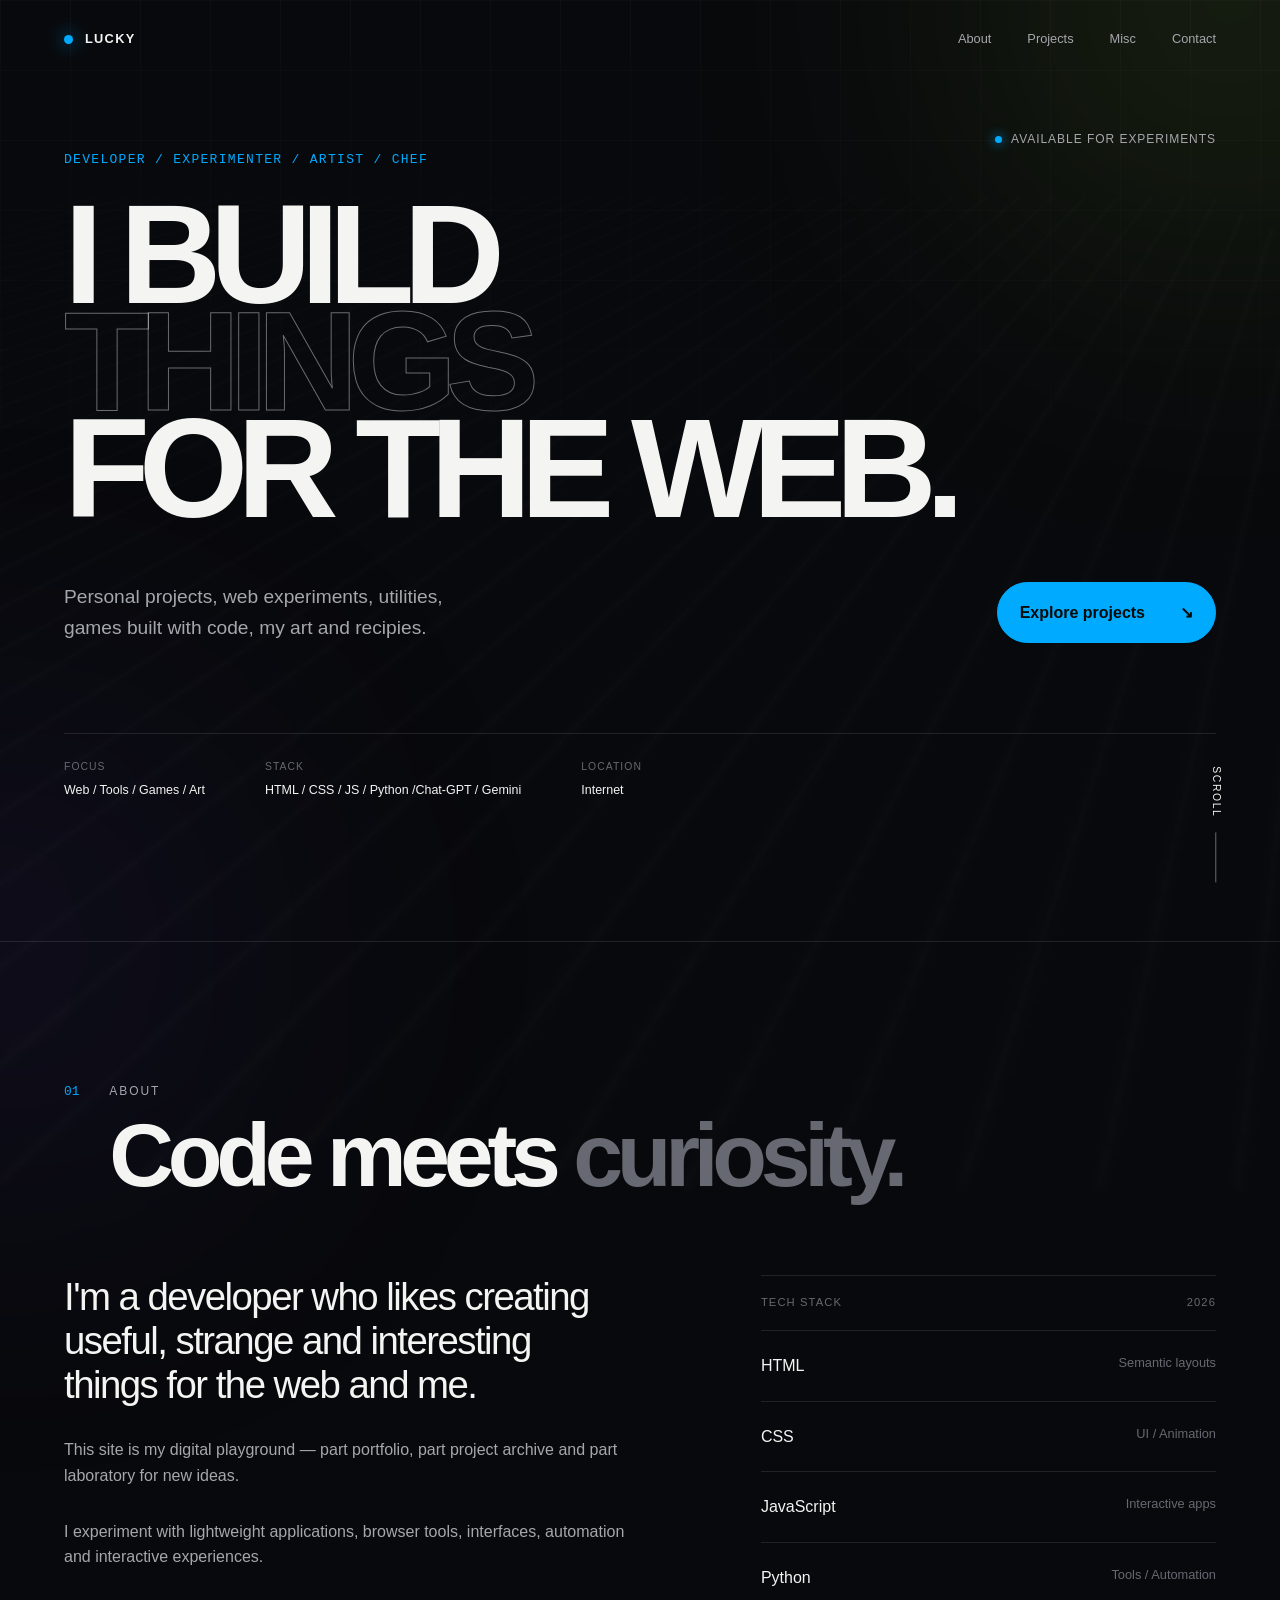
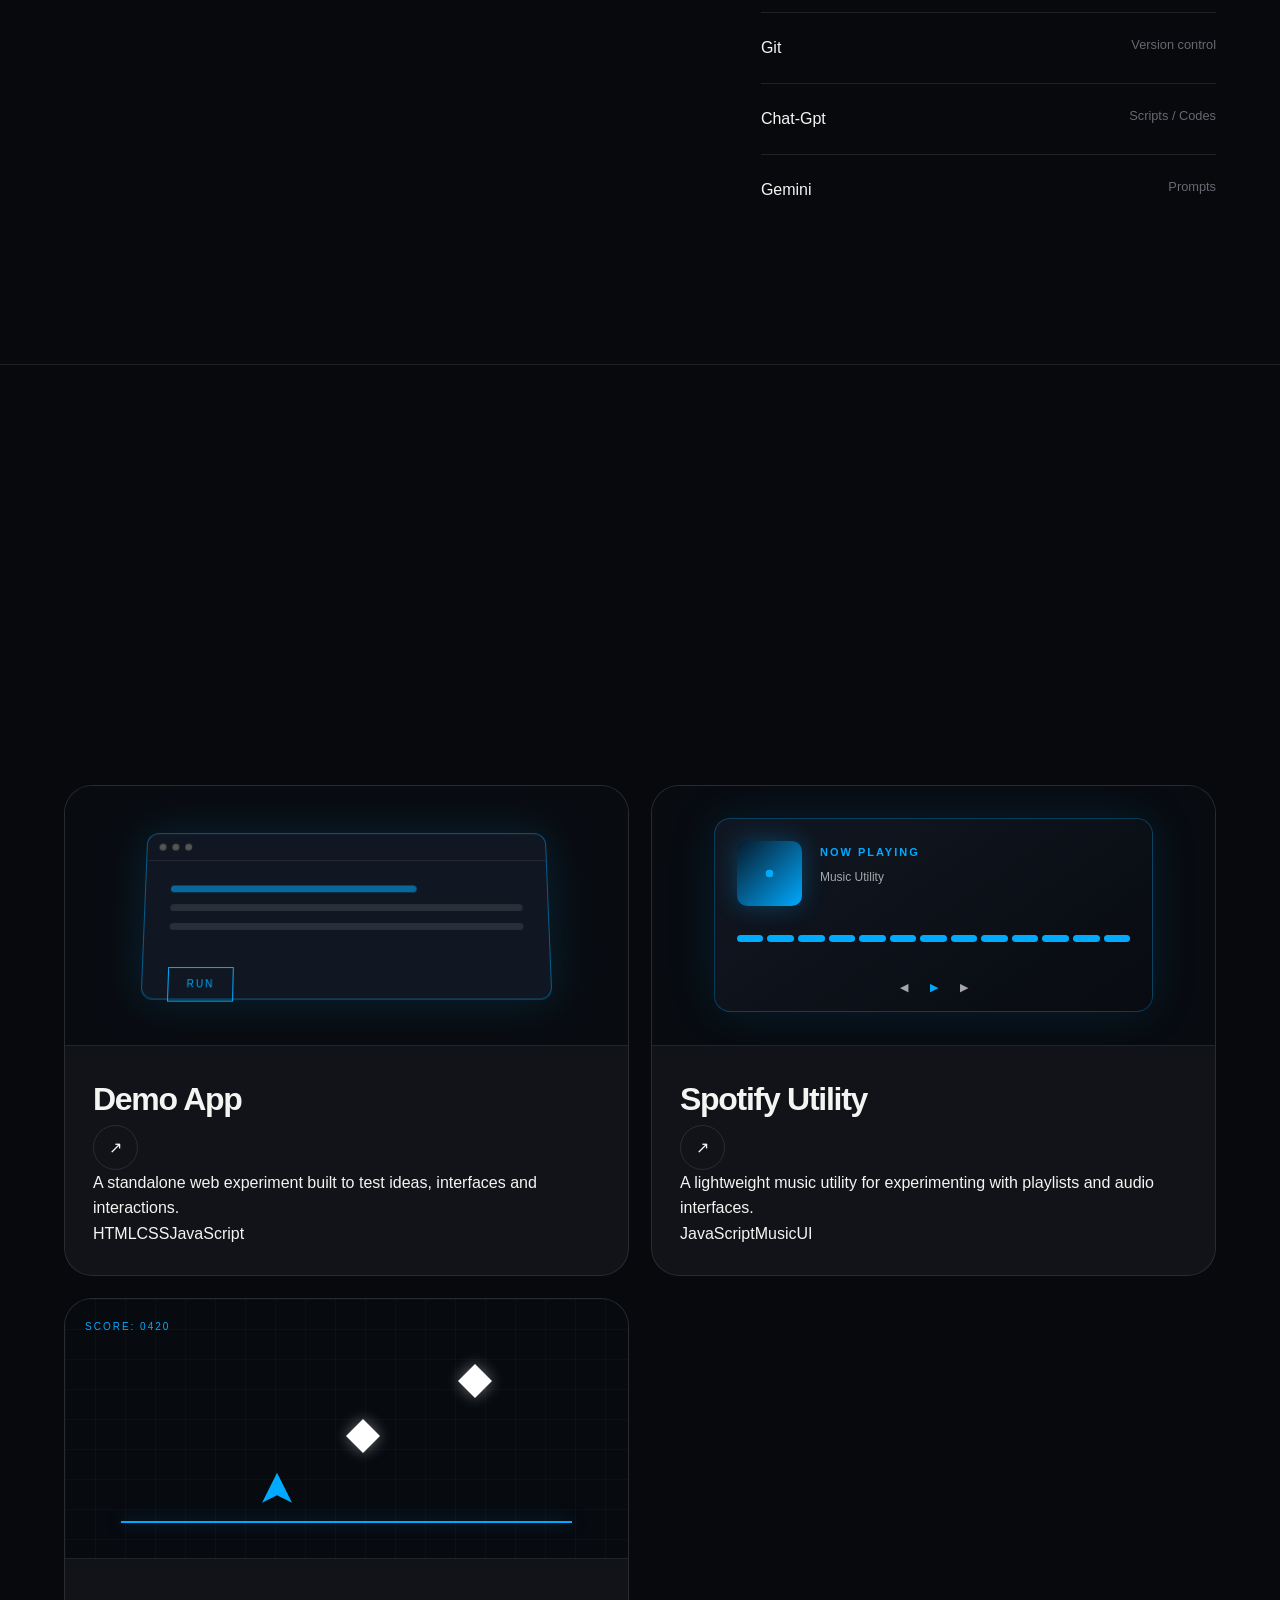
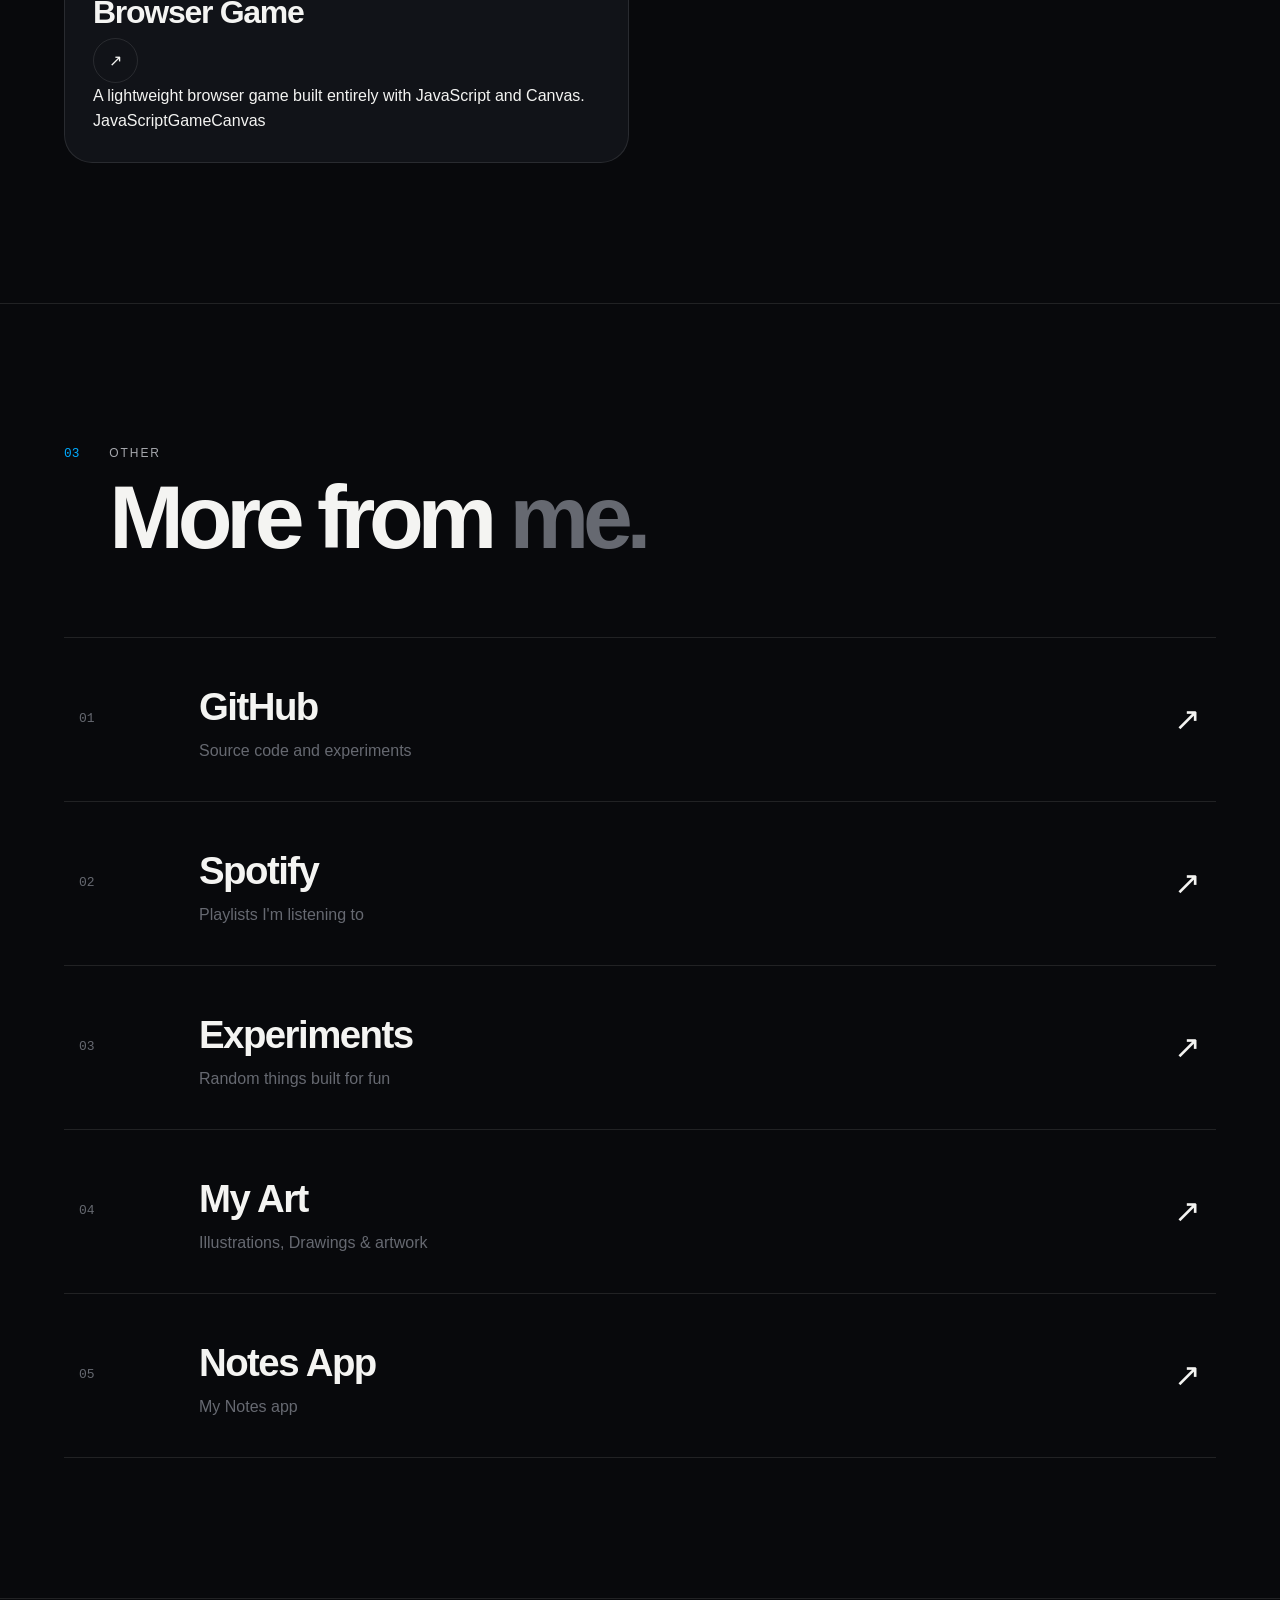
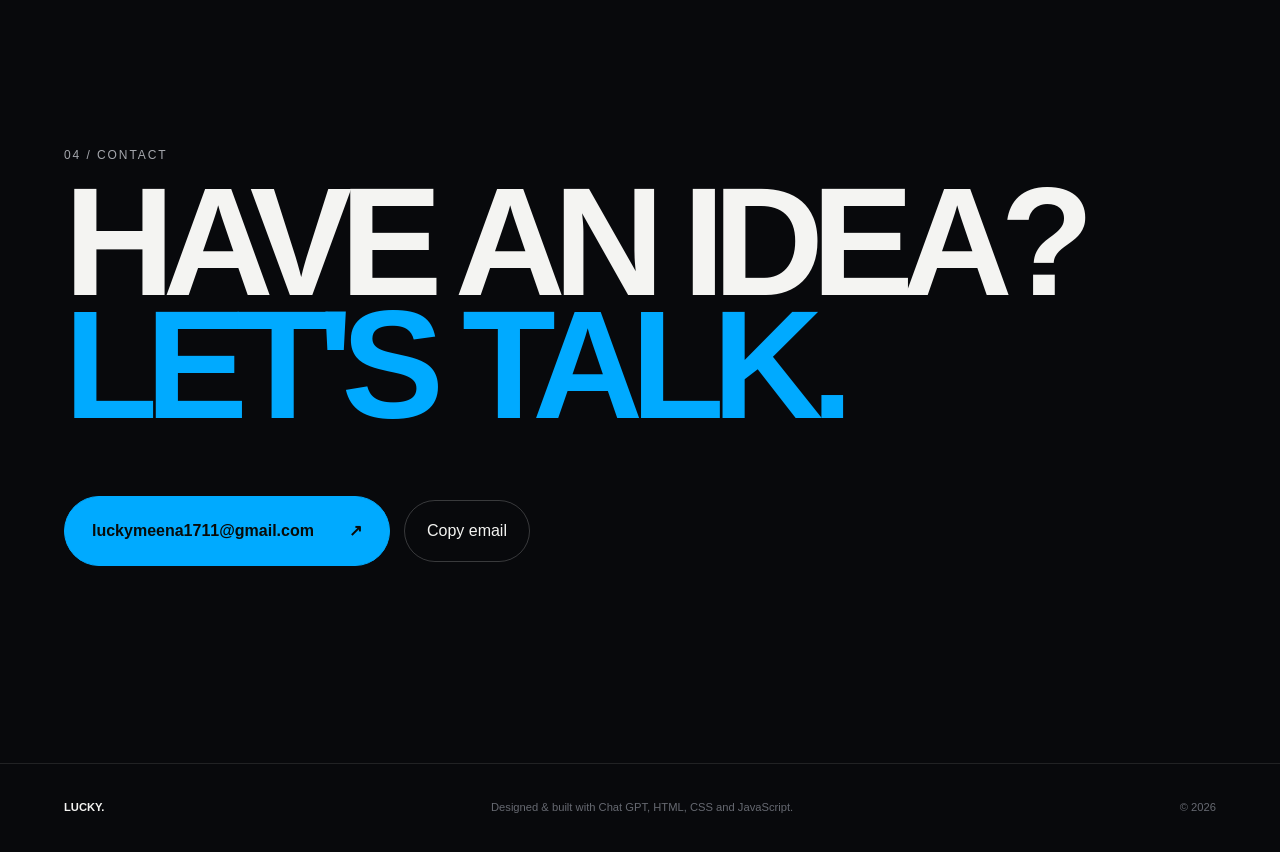
<file: index.html>
<!DOCTYPE html>
<html lang="en">
<head>
    <meta charset="UTF-8">

    <meta
        name="viewport"
        content="width=device-width, initial-scale=1.0"
    >

    <meta
        name="description"
        content="Personal developer portfolio featuring web tools, experiments, utilities and browser games."
    >

    <meta name="theme-color" content="#08090c">

    <title>Lucky — Developer & Creator & Artist & Chef</title>

    <link rel="stylesheet" href="./styles.css">
</head>

<body>

    <!-- Ambient background -->
    <div class="background-grid" aria-hidden="true"></div>
    <div class="background-glow glow-one" aria-hidden="true"></div>
    <div class="background-glow glow-two" aria-hidden="true"></div>

    <!-- ==================== HEADER ==================== -->

    <header class="site-header">
        <a href="#home" class="logo">
            <span class="logo-mark"></span>
            LUCKY
        </a>

        <button
            class="menu-button"
            id="menuButton"
            aria-label="Open navigation"
            aria-expanded="false"
        >
            <span></span>
            <span></span>
        </button>

        <nav class="nav" id="navigation">
            <a href="#about">About</a>
            <a href="#projects">Projects</a>
            <a href="#misc">Misc</a>
            <a href="#contact">Contact</a>
        </nav>
    </header>


    <main>

        <!-- ==================== HERO ==================== -->

        <section class="hero section" id="home">

            <div class="hero-status reveal">
                <span class="status-dot"></span>
                Available for experiments
            </div>

            <div class="hero-content">

                <p class="eyebrow reveal">
                    Developer / Experimenter / Artist / Chef
                </p>

                <h1 class="hero-title reveal">
                    I BUILD 
                    <span>THINGS</span>
                    FOR THE WEB.
                </h1>

                <div class="hero-bottom reveal">

                    <p class="hero-description">
                        Personal projects, web experiments,
                        utilities, games built with code,
                        my art and recipies.
                    </p>

                    <a href="#projects" class="primary-button">
                        Explore projects

                        <span aria-hidden="true">↘</span>
                    </a>

                </div>

            </div>

            <div class="hero-meta reveal">

                <div>
                    <span class="meta-label">Focus</span>
                    <span>Web / Tools / Games / Art</span>
                </div>

                <div>
                    <span class="meta-label">Stack</span>
                    <span>HTML / CSS / JS / Python /Chat-GPT / Gemini </span>
                </div>

                <div>
                    <span class="meta-label">Location</span>
                    <span>Internet</span>
                </div>

            </div>

            <a href="#about" class="scroll-indicator">
                <span>SCROLL</span>
                <div class="scroll-line"></div>
            </a>

        </section>


        <!-- ==================== ABOUT ==================== -->

        <section class="about section" id="about">

            <div class="section-heading reveal">
                <span class="section-number">01</span>

                <div>
                    <p class="section-label">About</p>
                    <h2>
                        Code meets
                        <span>curiosity.</span>
                    </h2>
                </div>
            </div>


            <div class="about-grid">

                <div class="about-copy reveal">

                    <p class="large-copy">
                        I'm a developer who likes creating useful,
                        strange and interesting things for the web and me.
                    </p>

                    <p>
                        This site is my digital playground — part
                        portfolio, part project archive and part
                        laboratory for new ideas.
                    </p>

                    <p>
                        I experiment with lightweight applications,
                        browser tools, interfaces, automation and
                        interactive experiences.
                    </p>

                </div>


                <div class="skills-panel reveal">

                    <div class="skills-header">
                        <span>TECH STACK</span>
                        <span>2026</span>
                    </div>

                    <div class="skill-list">

                        <div class="skill">
                            <span>HTML</span>
                            <span>Semantic layouts</span>
                        </div>

                        <div class="skill">
                            <span>CSS</span>
                            <span>UI / Animation</span>
                        </div>

                        <div class="skill">
                            <span>JavaScript</span>
                            <span>Interactive apps</span>
                        </div>

                        <div class="skill">
                            <span>Python</span>
                            <span>Tools / Automation</span>
                        </div>

                        <div class="skill">
                            <span>Git</span>
                            <span>Version control</span>
                        </div>
						
						<div class="skill">
                            <span>Chat-Gpt</span>
                            <span>Scripts / Codes</span>
                        
                       </div>
                       						<div class="skill">
                            <span>Gemini</span>
                            <span>Prompts</span>
                        
                       </div>
                    
                    </div>

                </div>

            </div>

        </section>


        <!-- ==================== PROJECTS ==================== -->

        <section class="projects section" id="projects">

            <div class="section-heading reveal">

                <span class="section-number">02</span>

                <div>
                    <p class="section-label">Selected work</p>

                    <h2>
                        Things I've
                        <span>built.</span>
                    </h2>
                </div>

            </div>


            <div class="project-toolbar reveal">

                <p>
                    Tools, experiments, websites and games.
                </p>

                <div class="project-count">
                    <span id="projectCount">00</span>
                    PROJECTS
                </div>

            </div>


            <!-- JavaScript inserts project cards here -->

            <div
                class="projects-grid"
                id="projectsGrid"
            ></div>

        </section>


        <!-- ==================== MISC ==================== -->

        <section class="misc section" id="misc">

            <div class="section-heading reveal">

                <span class="section-number">03</span>

                <div>
                    <p class="section-label">Other</p>

                    <h2>
                        More from
                        <span>me.</span>
                    </h2>
                </div>

            </div>


            <div class="misc-grid">

                <a
                    href="https://github.com/luckyy1711"
                    class="misc-card reveal"
                >
                    <span class="misc-number">01</span>

                    <div>
                        <h3>GitHub</h3>
                        <p>Source code and experiments</p>
                    </div>

                    <span class="arrow">↗</span>
                </a>


                <a
                    href="https://open.spotify.com/user/3124zirapguriqwaqprixbqz4eju?si=wUXWJ3SwRxWViSSCkDXdzg&utm_source=copy-link"
                    class="misc-card reveal"
                    target="_blank"
                    rel="noopener noreferrer"
                >
                    <span class="misc-number">02</span>

                    <div>
                        <h3>Spotify</h3>
                        <p>Playlists I'm listening to</p>
                    </div>

                    <span class="arrow">↗</span>
                </a>


                <a
                    href="#projects"
                    class="misc-card reveal"
                >
                    <span class="misc-number">03</span>

                    <div>
                        <h3>Experiments</h3>
                        <p>Random things built for fun</p>
                    </div>

                    <span class="arrow">↗</span>
                </a>

            <a
                    href="https://in.pinterest.com/luckyy_1711/"
                    class="misc-card reveal"
                    target="_blank"
                    rel="noopenner norefferer"
                >
                    <span class="misc-number">04</span>

                    <div>
                        <h3>My Art</h3>
                        <p>Illustrations, Drawings & artwork</p>
                    </div>

                    <span class="arrow">↗</span>
                </a>
                
                <a
                    href="https://luckyy1711.github.io/mac-notes/"
                    class="misc-card reveal"
                >
                    <span class="misc-number">05</span>

                    <div>
                        <h3>Notes App</h3>
                        <p>My Notes app</p>
                    </div>

                    <span class="arrow">↗</span>
                </a>


            </div>

        </section>


        <!-- ==================== CONTACT ==================== -->

        <section class="contact section" id="contact">

            <div class="contact-inner">

                <p class="section-label reveal">
                    04 / Contact
                </p>

                <h2 class="contact-title reveal">
                    HAVE AN IDEA?
                    <span>LET'S TALK.</span>
                </h2>

                <div class="contact-actions reveal">

                    <a
                        href="mailto:luckymeena1711@gmail.com"
                        class="primary-button large-button"
                    >
                        luckymeena1711@gmail.com
                        <span>↗</span>
                    </a>

                    <button
                        class="secondary-button"
                        id="copyEmail"
                        data-email="luckymeena1711@gmail.com"
                    >
                        Copy email
                    </button>

                </div>


                <div
                    class="copy-message"
                    id="copyMessage"
                    aria-live="polite"
                ></div>

            </div>

        </section>

    </main>


    <!-- ==================== FOOTER ==================== -->

    <footer class="footer">

        <a href="#home" class="footer-logo">
            LUCKY.
        </a>

        <p>
            Designed & built with Chat GPT, HTML, CSS and JavaScript.
        </p>

        <p>
            © <span id="currentYear"></span>
        </p>

    </footer>


    <!-- Project data FIRST -->
    <script src="./projects.js"></script>

    <!-- Main functionality SECOND -->
    <script src="./app.js"></script>

</body>
</html>
</file>
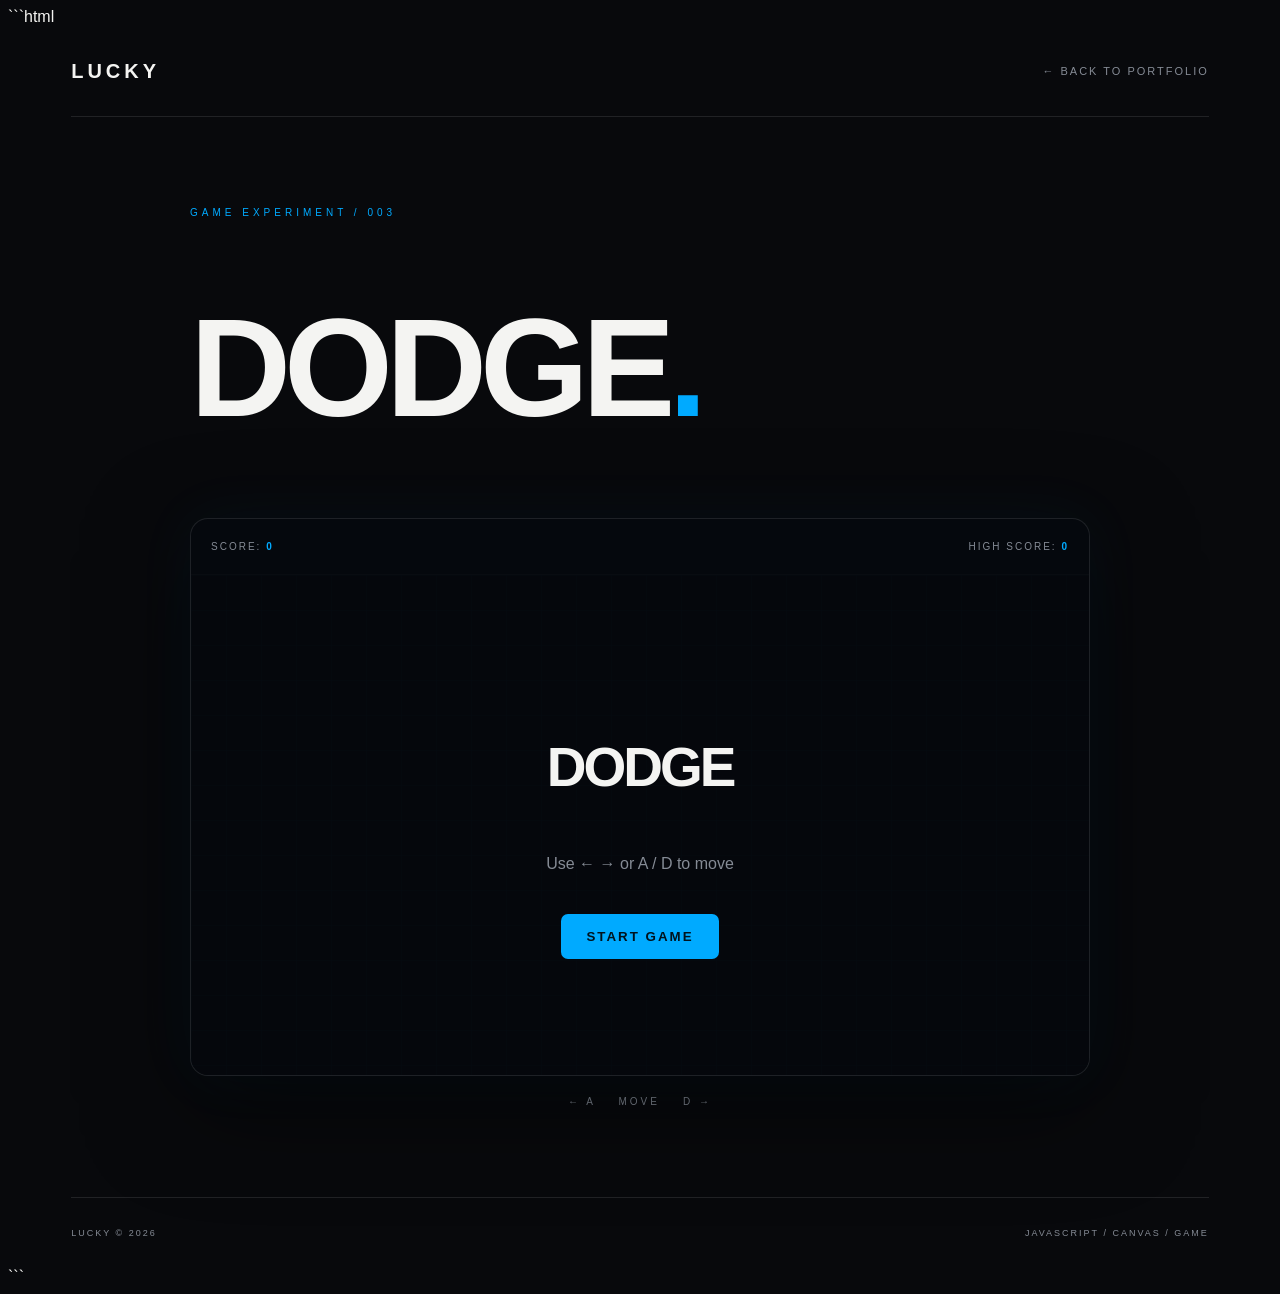
<file: projects/browser-game/index.html>
```html
<!DOCTYPE html>
<html lang="en">
<head>
    <meta charset="UTF-8">
    <meta name="viewport" content="width=device-width, initial-scale=1.0">
    <title>Browser Game — Lucky</title>
    <link rel="stylesheet" href="style.css">
</head>

<body>

<header>
    <a href="../../index.html" class="logo">LUCKY</a>

    <a href="../../index.html" class="back">
        ← BACK TO PORTFOLIO
    </a>
</header>

<main>

    <div class="title">
        <p>GAME EXPERIMENT / 003</p>
        <h1>DODGE<span>.</span></h1>
    </div>

    <div class="game-box">

        <div class="game-info">
            <span>
                SCORE:
                <strong id="score">0</strong>
            </span>

            <span>
                HIGH SCORE:
                <strong id="highScore">0</strong>
            </span>
        </div>

        <canvas id="gameCanvas"></canvas>

        <div class="game-message" id="gameMessage">

            <h2>DODGE</h2>

            <p>
                Use ← → or A / D to move
            </p>

            <button id="startButton">
                START GAME
            </button>

        </div>

    </div>

    <!-- Desktop controls -->
    <p class="controls">
        ← A &nbsp;&nbsp; MOVE &nbsp;&nbsp; D →
    </p>

    <!-- Mobile controls -->
    <div class="mobile-controls">

        <button id="leftButton">
            ←
        </button>

        <button id="rightButton">
            →
        </button>

    </div>

</main>

<footer>
    <span>
        LUCKY © <span id="year"></span>
    </span>

    <span>
        JAVASCRIPT / CANVAS / GAME
    </span>
</footer>

<script src="game.js"></script>

</body>
</html>
```
</file>
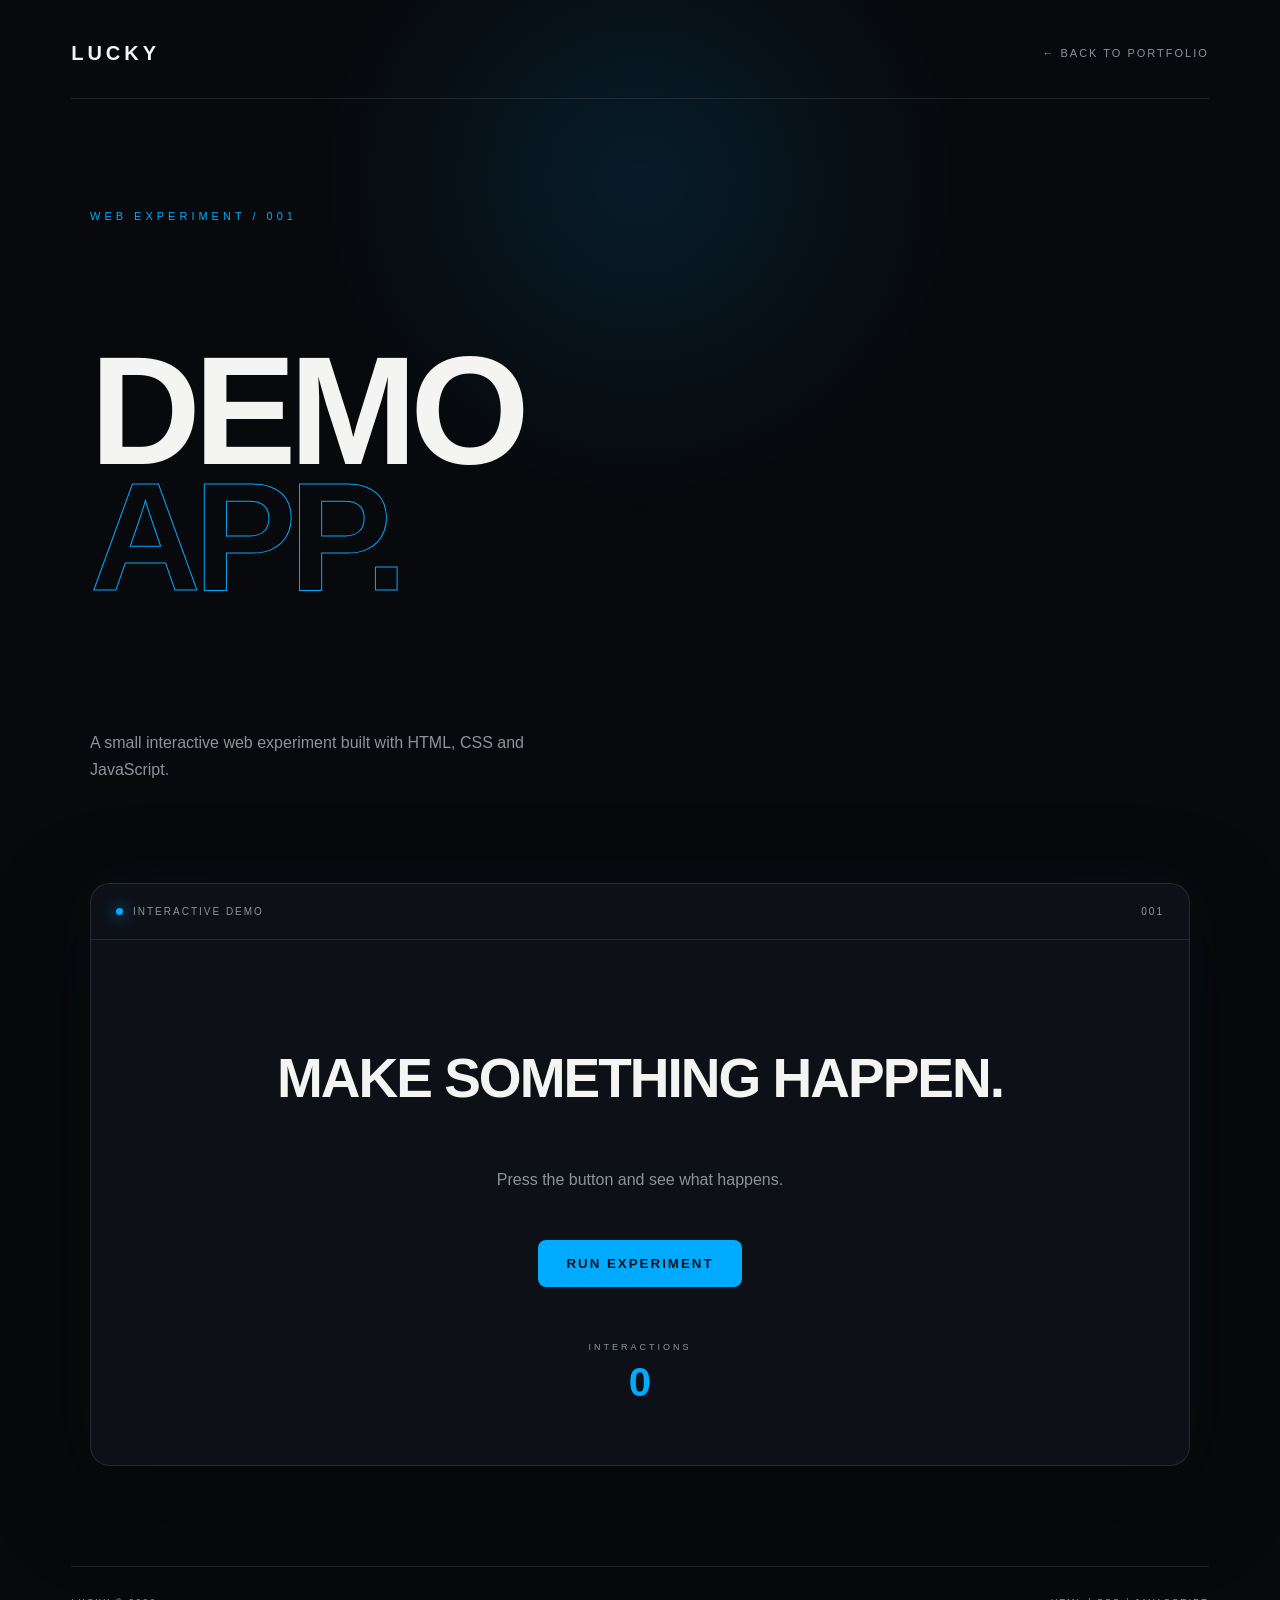
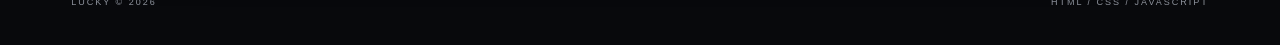
<file: projects/demo-app/index.html>
<!DOCTYPE html> <html lang="en"> <head> <meta charset="UTF-8"> <meta name="viewport" content="width=device-width, initial-scale=1.0"> <title>Demo App — Lucky</title> <link rel="stylesheet" href="style.css"> </head> <body> <div class="background"></div> <header> <a href="../../index.html" class="logo">LUCKY</a> <a href="../../index.html" class="back"> ← BACK TO PORTFOLIO </a> </header> <main> <section class="hero"> <p class="eyebrow">WEB EXPERIMENT / 001</p> <h1> DEMO<br> <span>APP.</span> </h1> <p class="description"> A small interactive web experiment built with HTML, CSS and JavaScript. </p> </section> <section class="app-panel"> <div class="panel-top"> <div> <span class="status"></span> INTERACTIVE DEMO </div> <span>001</span> </div> <div class="app-content"> <h2>MAKE SOMETHING HAPPEN.</h2> <p id="message"> Press the button and see what happens. </p> <button id="actionButton"> RUN EXPERIMENT </button> <div class="counter"> <span>INTERACTIONS</span> <strong id="counter">0</strong> </div> </div> </section> </main> <footer> <span>LUCKY © <span id="year"></span></span> <span>HTML / CSS / JAVASCRIPT</span> </footer> <script src="app.js"></script> </body> </html>
</file>
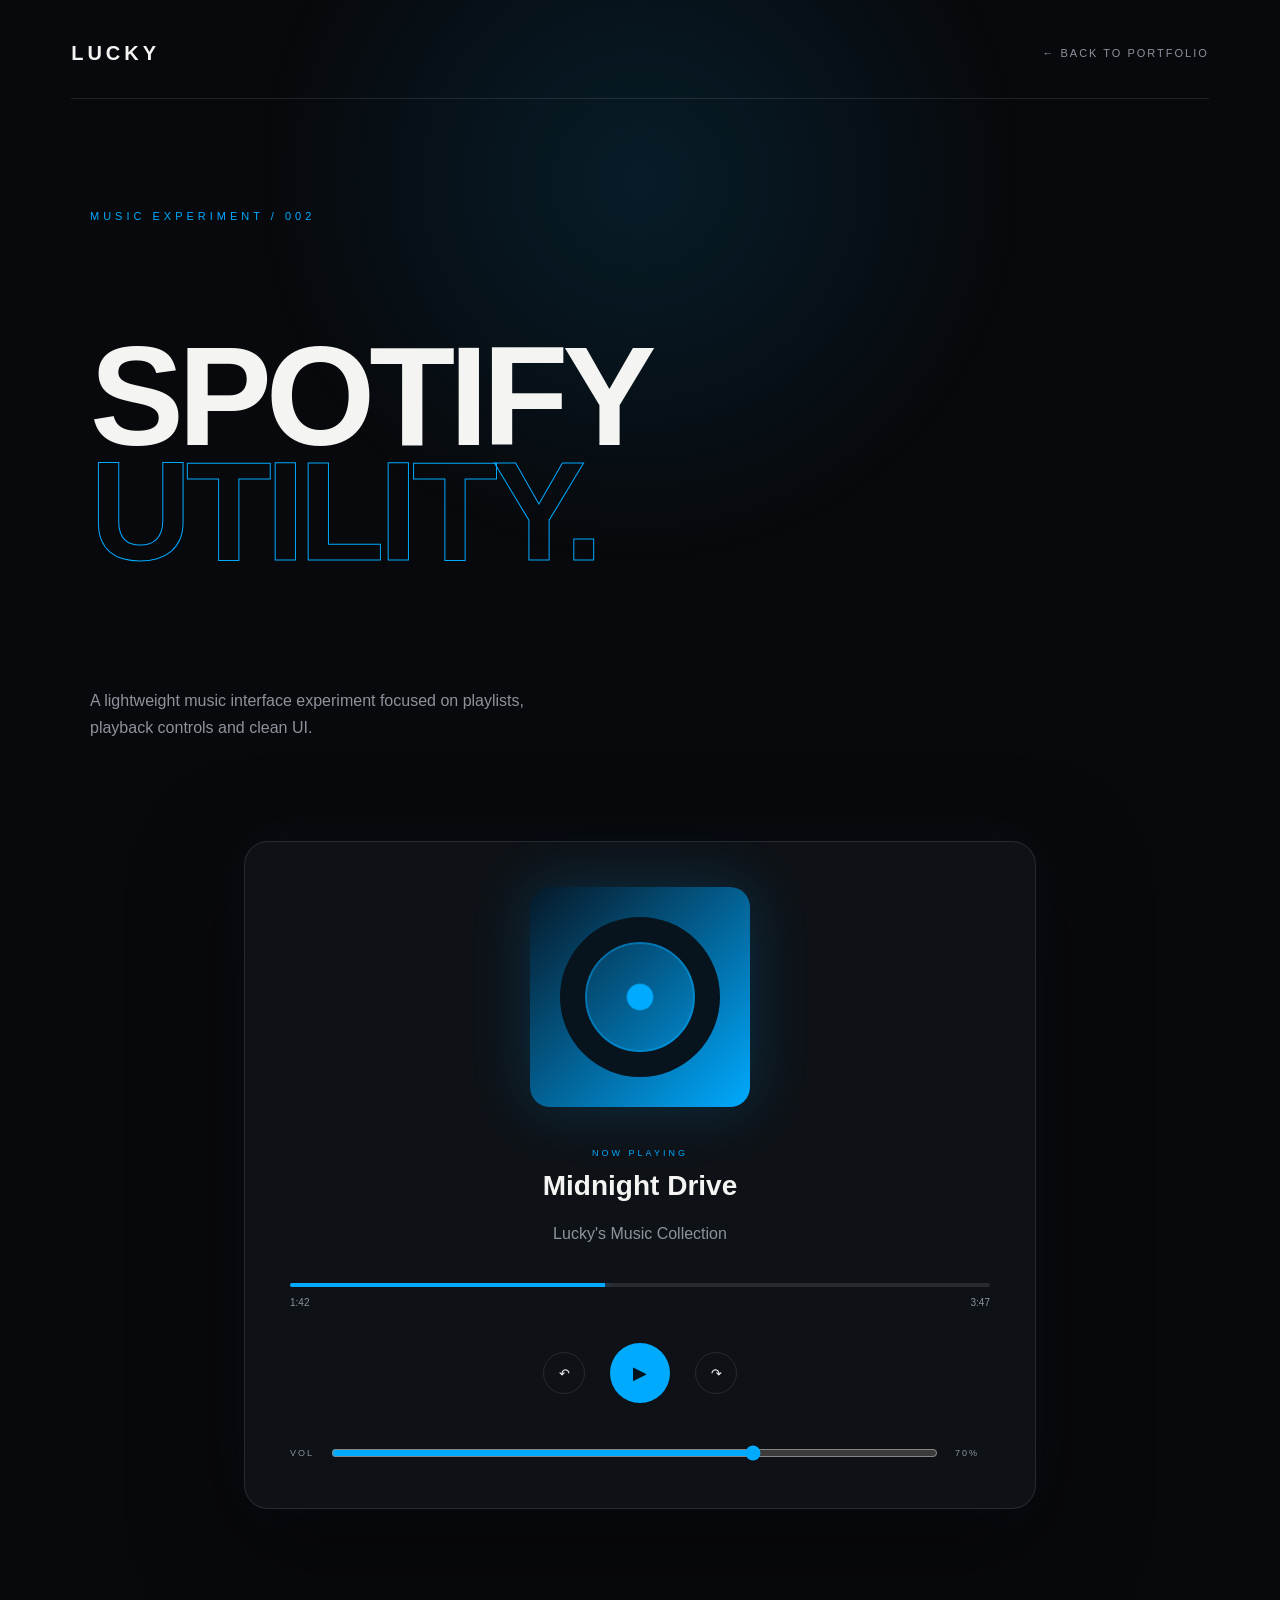
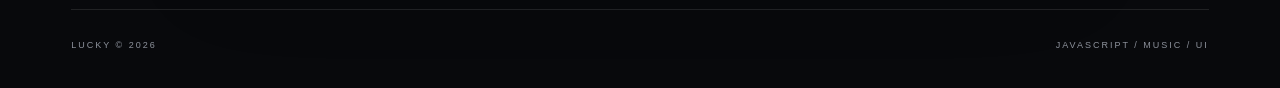
<file: projects/spotify-tool/index.html>
<!DOCTYPE html>
<html lang="en">
<head>
    <meta charset="UTF-8">
    <meta name="viewport" content="width=device-width, initial-scale=1.0">

    <title>Spotify Utility — Lucky</title>

    <link rel="stylesheet" href="style.css">
</head>

<body>

    <div class="background"></div>

    <header>
        <a href="../../index.html" class="logo">LUCKY</a>

        <a href="../../index.html" class="back">
            ← BACK TO PORTFOLIO
        </a>
    </header>

    <main>

        <section class="hero">
            <p class="eyebrow">MUSIC EXPERIMENT / 002</p>

            <h1>
                SPOTIFY<br>
                <span>UTILITY.</span>
            </h1>

            <p class="description">
                A lightweight music interface experiment focused on
                playlists, playback controls and clean UI.
            </p>
        </section>


        <section class="player">

            <div class="album">
                <div class="disc"></div>
            </div>

            <div class="track-info">
                <span>NOW PLAYING</span>
                <h2>Midnight Drive</h2>
                <p>Lucky's Music Collection</p>
            </div>

            <div class="progress">
                <div class="progress-bar"></div>
            </div>

            <div class="time">
                <span>1:42</span>
                <span>3:47</span>
            </div>

            <div class="controls">

                <button>↶</button>

                <button id="playButton" class="play">
                    ▶
                </button>

                <button>↷</button>

            </div>

            <div class="volume">

                <span>VOL</span>

                <input
                    id="volume"
                    type="range"
                    min="0"
                    max="100"
                    value="70"
                >

                <span id="volumeValue">70%</span>

            </div>

        </section>

    </main>

    <footer>
        <span>LUCKY © <span id="year"></span></span>
        <span>JAVASCRIPT / MUSIC / UI</span>
    </footer>

    <script src="app.js"></script>

</body>
</html>
</file>
<file: styles.css>
/* =========================================================
   DESIGN SYSTEM
   ========================================================= */

:root {
    --bg: #08090c;
    --bg-soft: #0d0f13;
    --panel: #111318;
    --panel-light: #15181e;

    --text: #f4f4f2;
    --text-soft: #a5a7ad;
    --text-dark: #666971;

    --accent: #00aaff;
    --accent-soft: rgba(0, 170, 255, 0.12);

    --border: rgba(255, 255, 255, 0.1);
    --border-bright: rgba(255, 255, 255, 0.2);

    --max-width: 1400px;

    --radius-sm: 8px;
    --radius-md: 16px;
    --radius-lg: 28px;

    --transition: 250ms cubic-bezier(.2, .8, .2, 1);
}



/* =========================================================
   RESET
   ========================================================= */

* {
    box-sizing: border-box;
    margin: 0;
    padding: 0;
}

html {
    scroll-behavior: smooth;
}

body {
    background: var(--bg);
    color: var(--text);

    font-family:
        Inter,
        "Helvetica Neue",
        Helvetica,
        Arial,
        sans-serif;

    line-height: 1.6;

    overflow-x: hidden;
}

body.menu-open {
    overflow: hidden;
}

a {
    color: inherit;
    text-decoration: none;
}

button,
input,
textarea {
    font: inherit;
}

button {
    color: inherit;
}

img {
    display: block;
    width: 100%;
}


/* =========================================================
   BACKGROUND
   ========================================================= */

.background-grid {
    position: fixed;
    inset: 0;

    pointer-events: none;

    background-image:
        linear-gradient(
            rgba(255,255,255,.025) 1px,
            transparent 1px
        ),
        linear-gradient(
            90deg,
            rgba(255,255,255,.025) 1px,
            transparent 1px
        );

    background-size: 70px 70px;

    mask-image:
        linear-gradient(
            to bottom,
            black,
            transparent 80%
        );

    z-index: -3;
}

.background-glow {
    position: fixed;

    width: 500px;
    height: 500px;

    border-radius: 50%;

    filter: blur(140px);

    pointer-events: none;

    z-index: -2;
}

.glow-one {
    top: -250px;
    right: -200px;

    background:
        rgba(183, 255, 60, 0.11);
}

.glow-two {
    bottom: -300px;
    left: -250px;

    background:
        rgba(110, 80, 255, 0.08);
}


/* =========================================================
   GENERAL
   ========================================================= */

.section {
    max-width: var(--max-width);

    min-height: 80vh;

    padding:
        140px
        clamp(24px, 5vw, 80px);

    margin: auto;
}

.section-heading {
    display: flex;

    gap: 30px;

    margin-bottom: 80px;
}

.section-number {
    color: var(--accent);

    font-family: monospace;
    font-size: .8rem;
}

.section-label {
    color: var(--text-soft);

    text-transform: uppercase;

    letter-spacing: .16em;

    font-size: .75rem;

    margin-bottom: 15px;
}

.section-heading h2 {
    font-size:
        clamp(
            3rem,
            7vw,
            7.5rem
        );

    letter-spacing: -.07em;

    line-height: .88;
}

.section-heading h2 span {
    color: var(--text-dark);
}


/* =========================================================
   HEADER
   ========================================================= */

.site-header {
    position: fixed;

    top: 0;
    left: 0;
    right: 0;

    z-index: 1000;

    height: 80px;

    padding:
        0
        clamp(24px, 5vw, 80px);

    display: flex;

    align-items: center;
    justify-content: space-between;

    border-bottom:
        1px solid transparent;

    transition: var(--transition);
}

.site-header.scrolled {
    height: 68px;

    background:
        rgba(8, 9, 12, .82);

    backdrop-filter: blur(18px);

    border-color: var(--border);
}

.logo {
    display: flex;

    align-items: center;

    gap: 12px;

    font-size: .8rem;

    font-weight: 700;

    letter-spacing: .1em;
}

.logo-mark {
    width: 9px;
    height: 9px;

    border-radius: 50%;

    background: var(--accent);

    box-shadow:
        0 0 20px
        var(--accent);
}

.nav {
    display: flex;
    gap: 36px;
}

.nav a {
    color: var(--text-soft);

    font-size: .8rem;

    transition: var(--transition);
}

.nav a:hover {
    color: var(--accent);
}

.menu-button {
    display: none;

    background: none;
    border: 0;

    width: 35px;

    cursor: pointer;
}

.menu-button span {
    display: block;

    height: 1px;

    margin: 8px 0;

    background: white;
}


/* =========================================================
   HERO
   ========================================================= */

.hero {
    min-height: 100vh;

    position: relative;

    display: flex;
    flex-direction: column;

    justify-content: center;

    padding-top: 150px;
}

.hero-status {
    position: absolute;

    top: 130px;
    right: clamp(24px, 5vw, 80px);

    display: flex;

    align-items: center;

    gap: 9px;

    color: var(--text-soft);

    font-size: .75rem;

    text-transform: uppercase;

    letter-spacing: .08em;
}

.status-dot {
    width: 7px;
    height: 7px;

    background: var(--accent);

    border-radius: 50%;

    box-shadow:
        0 0 12px var(--accent);
}

.eyebrow {
    color: var(--accent);

    font-family: monospace;

    text-transform: uppercase;

    letter-spacing: .1em;

    margin-bottom: 30px;
}

.hero-title {
    font-size:
        clamp(
            4rem,
            11vw,
            11rem
        );

    line-height: .76;

    letter-spacing: -.08em;

    font-weight: 800;

    max-width: 1200px;
}

.hero-title span {
    display: block;

    color: transparent;

    -webkit-text-stroke:
        1px
        rgba(255,255,255,.4);
}

.hero-bottom {
    display: flex;

    justify-content: space-between;

    align-items: flex-end;

    gap: 50px;

    margin-top: 60px;
}

.hero-description {
    color: var(--text-soft);

    max-width: 440px;

    font-size:
        clamp(
            1rem,
            1.5vw,
            1.25rem
        );
}


/* =========================================================
   BUTTONS
   ========================================================= */

.primary-button,
.secondary-button {
    display: inline-flex;

    align-items: center;
    justify-content: space-between;

    gap: 35px;

    padding: 17px 22px;

    border-radius: 100px;

    cursor: pointer;

    transition: var(--transition);
}

.primary-button {
    background: var(--accent);

    color: #090b08;

    font-weight: 600;

    border: 1px solid var(--accent);
}

.primary-button:hover {
    transform: translateY(-4px);

    box-shadow:
        0 15px 50px
        rgba(183,255,60,.15);
}

.secondary-button {
    background: transparent;

    color: var(--text);

    border:
        1px solid
        var(--border-bright);
}

.secondary-button:hover {
    border-color: var(--accent);

    color: var(--accent);
}

.large-button {
    padding: 21px 27px;
}


/* =========================================================
   HERO META
   ========================================================= */

.hero-meta {
    display: flex;

    gap: 60px;

    margin-top: 90px;

    padding-top: 25px;

    border-top:
        1px solid
        var(--border);
}

.hero-meta > div {
    display: flex;

    flex-direction: column;

    gap: 5px;

    font-size: .78rem;
}

.meta-label {
    color: var(--text-dark);

    text-transform: uppercase;

    font-size: .65rem;

    letter-spacing: .1em;
}

.scroll-indicator {
    position: absolute;

    right: clamp(24px, 5vw, 80px);
    bottom: 50px;

    display: flex;

    align-items: center;

    gap: 15px;

    transform: rotate(90deg);

    transform-origin: right;

    font-size: .65rem;

    letter-spacing: .15em;
}

.scroll-line {
    width: 50px;
    height: 1px;

    background: var(--text-dark);
}


/* =========================================================
   ABOUT
   ========================================================= */

.about {
    border-top:
        1px solid
        var(--border);
}

.about-grid {
    display: grid;

    grid-template-columns:
        1.25fr 1fr;

    gap: clamp(50px, 10vw, 150px);
}

.about-copy {
    max-width: 700px;
}

.about-copy p {
    color: var(--text-soft);

    margin-bottom: 30px;

    max-width: 580px;
}

.about-copy .large-copy {
    color: var(--text);

    font-size:
        clamp(
            1.7rem,
            3vw,
            3.2rem
        );

    line-height: 1.15;

    letter-spacing: -.04em;

    max-width: 700px;
}

.skills-panel {
    border-top:
        1px solid
        var(--border);
}

.skills-header {
    display: flex;

    justify-content: space-between;

    padding: 18px 0;

    color: var(--text-dark);

    font-size: .7rem;

    letter-spacing: .1em;
}

.skill {
    display: flex;

    justify-content: space-between;

    gap: 30px;

    padding: 22px 0;

    border-top:
        1px solid
        var(--border);

    transition: var(--transition);
}

.skill span:last-child {
    color: var(--text-dark);

    font-size: .8rem;
}

.skill:hover {
    padding-left: 10px;

    color: var(--accent);
}


/* =========================================================
   PROJECTS
   ========================================================= */

.projects {
    border-top:
        1px solid
        var(--border);
}

.project-toolbar {
    display: flex;

    justify-content: space-between;

    align-items: center;

    margin-bottom: 40px;

    padding-bottom: 20px;

    border-bottom:
        1px solid
        var(--border);

    color: var(--text-soft);
}

.project-count {
    font-family: monospace;

    font-size: .75rem;

    color: var(--text-dark);
}

.project-count span {
    color: var(--accent);
}

.projects-grid {
    display: grid;

    grid-template-columns:
        repeat(2, minmax(0, 1fr));

    gap: 22px;
}

.project-card {
    position: relative;

    overflow: hidden;

    background: var(--panel);

    border:
        1px solid
        var(--border);

    border-radius: var(--radius-lg);

    transition: var(--transition);
}

.project-card:hover {
    transform: translateY(-7px);

    border-color:
        rgba(183,255,60,.35);

    box-shadow:
        0 25px 80px
        rgba(0,0,0,.3);
}

.project-image {
    position: relative;

    aspect-ratio: 16 / 10;

    overflow: hidden;

    background:
        radial-gradient(
            circle at 20% 20%,
            rgba(183,255,60,.15),
            transparent 40%
        ),
        #0b0c10;
}

.project-image img {
    height: 100%;

    object-fit: cover;

    transition:
        transform
        .6s
        cubic-bezier(.2,.8,.2,1);
}

.project-card:hover img {
    transform: scale(1.04);
}

.project-index {
    position: absolute;

    top: 18px;
    left: 18px;

    z-index: 2;

    background:
        rgba(8,9,12,.75);

    backdrop-filter: blur(10px);

    padding: 7px 10px;

    border-radius: 20px;

    font-family: monospace;

    font-size: .7rem;
}

.project-content {
    padding: 28px;
}

.project-topline {
    display: flex;

    justify-content: space-between;

    align-items: flex-start;

    gap: 30px;
}

.project-content h3 {
    font-size:
        clamp(
            1.5rem,
            2.5vw,
            2.2rem
        );

    letter-spacing: -.04em;
}

.project-arrow {
    width: 45px;
    height: 45px;

    flex-shrink: 0;

    border:
        1px solid
        var(--border);

    border-radius: 50%;

    display: grid;

    place-items: center;

    transition: var(--transition);
}

.project-card:hover .project-arrow {
    background: var(--accent);

    border-color: var(--accent);

    color: black;

    transform: rotate(45deg);
}

.project-description {
    color: var(--text-soft);

    margin:
        20px
        0
        25px;

    max-width: 550px;
}

.tags {
    display: flex;

    flex-wrap: wrap;

    gap: 8px;
}

.tag {
    border:
        1px solid
        var(--border);

    border-radius: 100px;

    padding: 6px 10px;

    color: var(--text-dark);

    font-size: .65rem;

    text-transform: uppercase;

    letter-spacing: .05em;
}


/* =========================================================
   MISC
   ========================================================= */

.misc {
    border-top:
        1px solid
        var(--border);
}

.misc-grid {
    border-top:
        1px solid
        var(--border);
}

.misc-card {
    display: grid;

    grid-template-columns:
        100px 1fr auto;

    align-items: center;

    gap: 20px;

    padding: 38px 15px;

    border-bottom:
        1px solid
        var(--border);

    transition: var(--transition);
}

.misc-card:hover {
    padding-left: 30px;

    background:
        var(--accent-soft);
}

.misc-number {
    color: var(--text-dark);

    font-family: monospace;
}

.misc-card h3 {
    font-size:
        clamp(
            1.5rem,
            3vw,
            2.8rem
        );

    letter-spacing: -.04em;
}

.misc-card p {
    color: var(--text-dark);
}

.misc-card .arrow {
    font-size: 2rem;
}


/* =========================================================
   CONTACT
   ========================================================= */

.contact {
    max-width: none;

    border-top:
        1px solid
        var(--border);

    min-height: 85vh;

    display: flex;

    align-items: center;
}

.contact-inner {
    width: 100%;

    max-width: var(--max-width);

    margin: auto;
}

.contact-title {
    font-size:
        clamp(
            4rem,
            12vw,
            11rem
        );

    line-height: .8;

    letter-spacing: -.08em;
}

.contact-title span {
    display: block;

    color: var(--accent);
}

.contact-actions {
    margin-top: 70px;

    display: flex;

    align-items: center;

    flex-wrap: wrap;

    gap: 14px;
}

.copy-message {
    height: 30px;

    margin-top: 20px;

    color: var(--accent);

    font-family: monospace;

    font-size: .8rem;
}


/* =========================================================
   FOOTER
   ========================================================= */

.footer {
    display: flex;

    justify-content: space-between;

    gap: 30px;

    padding:
        35px
        clamp(24px, 5vw, 80px);

    border-top:
        1px solid
        var(--border);

    color: var(--text-dark);

    font-size: .7rem;
}

.footer-logo {
    color: var(--text);
    font-weight: 700;
}


/* =========================================================
   REVEAL ANIMATION
   ========================================================= */

.reveal {
    opacity: 0;

    transform:
        translateY(25px);

    transition:
        opacity .7s ease,
        transform .7s ease;
}

.reveal.visible {
    opacity: 1;

    transform:
        translateY(0);
}


/* =========================================================
   MOBILE
   ========================================================= */

@media (max-width: 900px) {

    .section {
        padding:
            100px
            24px;
    }

    .site-header {
        padding: 0 24px;
    }

    .menu-button {
        display: block;

        position: relative;

        z-index: 1001;
    }

    .nav {
        position: fixed;

        inset: 0;

        background:
            rgba(8,9,12,.97);

        display: flex;

        flex-direction: column;

        align-items: center;
        justify-content: center;

        gap: 40px;

        opacity: 0;
        visibility: hidden;

        transition: var(--transition);
    }

    .nav.open {
        opacity: 1;
        visibility: visible;
    }

    .nav a {
        font-size: 2rem;
    }

    .hero-status {
        display: none;
    }

    .hero-title {
        line-height: .85;
    }

    .hero-bottom {
        align-items: flex-start;
        flex-direction: column;
    }

    .hero-meta {
        gap: 25px;

        flex-wrap: wrap;
    }

    .scroll-indicator {
        display: none;
    }

    .about-grid {
        grid-template-columns: 1fr;
    }

    .projects-grid {
        grid-template-columns: 1fr;
    }

    .section-heading {
        gap: 15px;

        margin-bottom: 55px;
    }

    .misc-card {
        grid-template-columns:
            50px
            1fr
            auto;
    }

}


@media (max-width: 550px) {

    .hero-title {
        font-size:
            clamp(
                3.5rem,
                18vw,
                6rem
            );
    }

    .hero-meta {
        display: grid;

        grid-template-columns:
            repeat(2,1fr);
    }

    .project-toolbar {
        align-items: flex-start;
        flex-direction: column;

        gap: 15px;
    }

    .contact-title {
        font-size:
            clamp(
                3.5rem,
                17vw,
                6rem
            );
    }

    .footer {
        flex-direction: column;
    }

}


/* =========================================================
   ACCESSIBILITY
   ========================================================= */

@media (prefers-reduced-motion: reduce) {

    *,
    *::before,
    *::after {
        scroll-behavior: auto !important;

        animation-duration:
            0.01ms !important;

        animation-iteration-count:
            1 !important;

        transition-duration:
            0.01ms !important;
    }

}
/* =========================
   PROJECT VISUALS
========================= */

.project-visual {
    height: 260px;
    position: relative;
    overflow: hidden;
    background: #080b10;
    border-bottom: 1px solid var(--border);
}

/* Demo App */

.project-demo {
    display: flex;
    align-items: center;
    justify-content: center;
}

.visual-window {
    width: 72%;
    height: 65%;
    background: #111722;
    border: 1px solid rgba(0, 170, 255, 0.45);
    border-radius: 12px;
    box-shadow: 0 0 45px rgba(0, 170, 255, 0.15);
    transform: perspective(700px) rotateX(8deg);
    transition: transform 400ms ease, box-shadow 400ms ease;
}

.project-card:hover .visual-window {
    transform: perspective(700px) rotateX(0deg) translateY(-5px);
    box-shadow: 0 0 70px rgba(0, 170, 255, 0.3);
}

.window-top {
    height: 28px;
    border-bottom: 1px solid rgba(255,255,255,.08);
    display: flex;
    align-items: center;
    gap: 6px;
    padding-left: 12px;
}

.window-top span {
    width: 7px;
    height: 7px;
    border-radius: 50%;
    background: #555;
}

.visual-lines {
    padding: 25px;
}

.visual-lines div {
    height: 7px;
    margin-bottom: 12px;
    border-radius: 10px;
    background: rgba(255,255,255,.1);
}

.visual-lines div:first-child {
    width: 70%;
    background: rgba(0,170,255,.55);
}

.visual-button {
    margin: 0 25px;
    width: 65px;
    padding: 8px;
    text-align: center;
    font-size: 10px;
    letter-spacing: 2px;
    border: 1px solid var(--accent);
    color: var(--accent);
}


/* Spotify Utility */

.project-music {
    display: flex;
    align-items: center;
    justify-content: center;
}

.music-ui {
    width: 78%;
    height: 75%;
    position: relative;
    padding: 22px;
    border: 1px solid rgba(0,170,255,.3);
    border-radius: 16px;
    background: linear-gradient(
        145deg,
        #111722,
        #080b10
    );
    box-shadow: 0 0 50px rgba(0,170,255,.12);
}

.album {
    width: 65px;
    height: 65px;
    border-radius: 10px;
    background:
        radial-gradient(circle, #00aaff 0 8%, transparent 9%),
        linear-gradient(135deg, #071a2b, #00aaff);
    box-shadow: 0 0 25px rgba(0,170,255,.3);
}

.music-info {
    position: absolute;
    left: 105px;
    top: 25px;
    display: flex;
    flex-direction: column;
    gap: 6px;
}

.music-info strong {
    font-size: 11px;
    letter-spacing: 2px;
    color: var(--accent);
}

.music-info span {
    font-size: 12px;
    color: var(--text-soft);
}

.wave {
    position: absolute;
    left: 22px;
    right: 22px;
    bottom: 55px;
    height: 35px;
    display: flex;
    align-items: center;
    gap: 4px;
}

.wave i {
    flex: 1;
    height: 20%;
    border-radius: 5px;
    background: var(--accent);
    animation: wave 1s ease-in-out infinite alternate;
}

.wave i:nth-child(2) { animation-delay: .1s; }
.wave i:nth-child(3) { animation-delay: .2s; }
.wave i:nth-child(4) { animation-delay: .3s; }
.wave i:nth-child(5) { animation-delay: .4s; }
.wave i:nth-child(6) { animation-delay: .2s; }
.wave i:nth-child(7) { animation-delay: .3s; }

@keyframes wave {
    from { height: 15%; }
    to { height: 100%; }
}

.music-controls {
    position: absolute;
    bottom: 15px;
    left: 0;
    right: 0;
    display: flex;
    justify-content: center;
    gap: 22px;
    color: var(--text-soft);
    font-size: 11px;
}

.music-controls .play {
    color: var(--accent);
}


/* Browser Game */

.project-game {
    background:
        linear-gradient(rgba(0,170,255,.05) 1px, transparent 1px),
        linear-gradient(90deg, rgba(0,170,255,.05) 1px, transparent 1px),
        #070a0f;
    background-size: 30px 30px;
}

.game-ui {
    position: absolute;
    inset: 0;
}

.game-score {
    position: absolute;
    top: 20px;
    left: 20px;
    font-size: 10px;
    letter-spacing: 2px;
    color: var(--accent);
}

.game-player {
    position: absolute;
    width: 30px;
    height: 30px;
    left: 35%;
    bottom: 55px;
    background: var(--accent);
    box-shadow: 0 0 25px rgba(0,170,255,.7);
    clip-path: polygon(50% 0, 100% 100%, 50% 75%, 0 100%);
}

.game-enemy {
    position: absolute;
    width: 24px;
    height: 24px;
    background: #fff;
    box-shadow: 0 0 15px rgba(255,255,255,.4);
    transform: rotate(45deg);
}

.enemy-one {
    top: 70px;
    right: 25%;
}

.enemy-two {
    top: 125px;
    right: 45%;
}

.game-ground {
    position: absolute;
    left: 10%;
    right: 10%;
    bottom: 35px;
    height: 2px;
    background: var(--accent);
    box-shadow: 0 0 15px rgba(0,170,255,.5);
}

/* =================================
   SCROLL DEPTH EFFECT
================================= */

html {
    background: #08090c;
}

body {
    overflow-x: hidden;
    isolation: isolate;
}

/* Extra stripe layer that reacts to scrolling */

.scroll-stripes {
    position: fixed;
    inset: -20%;

    pointer-events: none;

    z-index: 0;

    opacity: calc(0.08 + var(--scroll-glow, 0) * 0.22);

    background:
        repeating-linear-gradient(
            125deg,
            rgba(255, 255, 255, 0.13) 0px,
            rgba(255, 255, 255, 0.13) 1px,
            transparent 1px,
            transparent 42px
        );

    transform:
        perspective(900px)
        rotateX(58deg)
        scale(calc(1 + var(--scroll-push, 0) * 0.22))
        translateY(calc(var(--scroll-push, 0) * -12%));

    filter:
        blur(calc(var(--scroll-glow, 0) * 1.5px))
        drop-shadow(
            0 0
            calc(var(--scroll-glow, 0) * 10px)
            rgba(255, 255, 255, 0.35)
        );

    transition:
        opacity 180ms ease,
        filter 180ms ease;
}

/* Keep the actual site above the effect */

body > * {
    position: relative;
    z-index: 1;
}

@media (prefers-reduced-motion: reduce) {
    .scroll-stripes {
        opacity: 0.08;
        transform:
            perspective(900px)
            rotateX(58deg)
            scale(1);
        filter: none;
    }
}

@media (max-width: 700px) {
    .scroll-stripes {
        opacity: calc(0.06 + var(--scroll-glow, 0) * 0.12);
    }
}
</file>
<file: projects/browser-game/style.css>
{ box-sizing: border-box; margin: 0; padding: 0; } :root { --bg: #08090c; --panel: #0d1117; --text: #f4f4f2; --soft: #858b95; --accent: #00aaff; --border: rgba(255,255,255,.1); } body { min-height: 100vh; background: var(--bg); color: var(--text); font-family: Arial, Helvetica, sans-serif; } header { width: min(1400px, 90%); height: 90px; margin: auto; display: flex; align-items: center; justify-content: space-between; border-bottom: 1px solid var(--border); } .logo { color: var(--text); text-decoration: none; font-size: 20px; font-weight: 900; letter-spacing: 4px; } .back { color: var(--soft); text-decoration: none; font-size: 11px; letter-spacing: 2px; } .back:hover { color: var(--accent); } main { width: min(900px, 90%); margin: auto; padding: 80px 0; } .title p { color: var(--accent); font-size: 10px; letter-spacing: 4px; margin-bottom: 20px; } .title h1 { font-size: clamp(70px, 12vw, 140px); line-height: .8; letter-spacing: -7px; } .title h1 span { color: var(--accent); } .game-box { position: relative; margin-top: 70px; border: 1px solid var(--border); border-radius: 18px; overflow: hidden; background: #05080d; box-shadow: 0 30px 100px rgba(0,0,0,.5), 0 0 60px rgba(0,170,255,.06); } .game-info { height: 55px; padding: 0 20px; display: flex; align-items: center; justify-content: space-between; border-bottom: 1px solid var(--border); color: var(--soft); font-size: 10px; letter-spacing: 2px; } .game-info strong { color: var(--accent); } canvas { display: block; width: 100%; height: 500px; background: linear-gradient( rgba(0,170,255,.04) 1px, transparent 1px ), linear-gradient( 90deg, rgba(0,170,255,.04) 1px, transparent 1px ); background-size: 35px 35px; } .game-message { position: absolute; inset: 55px 0 0; display: flex; flex-direction: column; align-items: center; justify-content: center; text-align: center; background: rgba(5,8,13,.82); } .game-message h2 { font-size: 55px; letter-spacing: -3px; } .game-message p { margin-top: 10px; color: var(--soft); } button { margin-top: 25px; padding: 15px 25px; border: none; border-radius: 7px; background: var(--accent); color: #00131d; font-weight: 900; letter-spacing: 2px; cursor: pointer; transition: .2s ease; } button:hover { transform: translateY(-3px); box-shadow: 0 10px 30px rgba(0,170,255,.3); } .controls { margin-top: 20px; text-align: center; color: var(--soft); font-size: 10px; letter-spacing: 3px; } footer { width: min(1400px, 90%); margin: auto; padding: 30px 0; border-top: 1px solid var(--border); display: flex; justify-content: space-between; color: var(--soft); font-size: 9px; letter-spacing: 2px; } @media (max-width: 600px) { header { height: 70px; } main { padding: 60px 0; } canvas { height: 400px; } footer { flex-direction: column; gap: 15px; } }

```css
.mobile-controls {
    display: none;
    justify-content: space-between;
    align-items: center;
    width: 100%;
    margin-top: 20px;
    padding: 0 10px;
    box-sizing: border-box;
}
.mobile-controls { display: none; width: 100%; margin-top: 20px; box-sizing: border-box; justify-content: space-between; align-items: center; } .mobile-controls button { width: 80px; height: 65px; border: 1px solid var(--accent); background: rgba(0, 170, 255, 0.08); color: var(--accent); font-size: 30px; font-weight: bold; border-radius: 14px; touch-action: none; user-select: none; -webkit-user-select: none; transition: 150ms ease; } .mobile-controls button:active { background: var(--accent); color: #05070a; transform: scale(0.94); } @media (max-width: 700px) { .mobile-controls { display: flex; } .controls { display: none; } }
</file>
<file: projects/demo-app/style.css>
{ box-sizing: border-box; margin: 0; padding: 0; } :root { --bg: #08090c; --panel: #10141b; --text: #f4f4f2; --soft: #8d929c; --accent: #00aaff; --border: rgba(255,255,255,.1); } body { min-height: 100vh; background: var(--bg); color: var(--text); font-family: Arial, Helvetica, sans-serif; overflow-x: hidden; } .background { position: fixed; inset: 0; pointer-events: none; background: radial-gradient( circle at 50% 20%, rgba(0,170,255,.12), transparent 35% ); z-index: -1; } header { width: min(1400px, 90%); margin: auto; height: 90px; display: flex; align-items: center; justify-content: space-between; border-bottom: 1px solid var(--border); } .logo { color: var(--text); text-decoration: none; font-size: 20px; font-weight: 900; letter-spacing: 4px; } .back { color: var(--soft); text-decoration: none; font-size: 11px; letter-spacing: 2px; transition: .25s ease; } .back:hover { color: var(--accent); } main { width: min(1100px, 90%); margin: auto; padding: 100px 0; } .eyebrow { color: var(--accent); font-size: 11px; letter-spacing: 4px; margin-bottom: 25px; } .hero h1 { font-size: clamp(70px, 12vw, 170px); line-height: .82; letter-spacing: -7px; } .hero h1 span { color: transparent; -webkit-text-stroke: 1px var(--accent); } .description { max-width: 500px; margin-top: 35px; color: var(--soft); line-height: 1.7; } .app-panel { margin-top: 100px; background: rgba(16,20,27,.8); border: 1px solid var(--border); border-radius: 20px; overflow: hidden; box-shadow: 0 30px 100px rgba(0,0,0,.4), 0 0 60px rgba(0,170,255,.05); } .panel-top { height: 55px; padding: 0 25px; display: flex; align-items: center; justify-content: space-between; border-bottom: 1px solid var(--border); color: var(--soft); font-size: 10px; letter-spacing: 2px; } .panel-top div { display: flex; align-items: center; gap: 10px; } .status { width: 7px; height: 7px; background: var(--accent); border-radius: 50%; box-shadow: 0 0 15px var(--accent); } .app-content { min-height: 400px; display: flex; flex-direction: column; align-items: center; justify-content: center; text-align: center; padding: 60px 30px; } .app-content h2 { font-size: clamp(25px, 5vw, 55px); letter-spacing: -2px; } .app-content p { color: var(--soft); margin-top: 15px; } button { margin-top: 35px; padding: 16px 28px; background: var(--accent); color: #00131d; border: none; border-radius: 8px; font-weight: 900; letter-spacing: 2px; cursor: pointer; transition: transform .2s ease, box-shadow .2s ease; } button:hover { transform: translateY(-4px); box-shadow: 0 10px 35px rgba(0,170,255,.3); } button:active { transform: translateY(0); } .counter { margin-top: 55px; display: flex; flex-direction: column; gap: 8px; } .counter span { color: var(--soft); font-size: 9px; letter-spacing: 3px; } .counter strong { font-size: 40px; color: var(--accent); } footer { width: min(1400px, 90%); margin: auto; padding: 30px 0; border-top: 1px solid var(--border); display: flex; justify-content: space-between; color: var(--soft); font-size: 9px; letter-spacing: 2px; } @media (max-width: 600px) { header { height: 70px; } .back { font-size: 9px; } main { padding: 70px 0; } .hero h1 { letter-spacing: -4px; } .app-panel { margin-top: 70px; } footer { flex-direction: column; gap: 15px; } }
</file>
<file: projects/spotify-tool/style.css>
{ box-sizing: border-box; margin: 0; padding: 0; } :root { --bg: #08090c; --panel: #10141b; --text: #f4f4f2; --soft: #8d929c; --accent: #00aaff; --border: rgba(255,255,255,.1); } body { min-height: 100vh; background: var(--bg); color: var(--text); font-family: Arial, Helvetica, sans-serif; } .background { position: fixed; inset: 0; pointer-events: none; background: radial-gradient( circle at 50% 20%, rgba(0,170,255,.12), transparent 40% ); z-index: -1; } header { width: min(1400px, 90%); height: 90px; margin: auto; display: flex; align-items: center; justify-content: space-between; border-bottom: 1px solid var(--border); } .logo { color: var(--text); text-decoration: none; font-size: 20px; font-weight: 900; letter-spacing: 4px; } .back { color: var(--soft); text-decoration: none; font-size: 11px; letter-spacing: 2px; } .back:hover { color: var(--accent); } main { width: min(1100px, 90%); margin: auto; padding: 100px 0; } .eyebrow { color: var(--accent); font-size: 11px; letter-spacing: 4px; margin-bottom: 25px; } .hero h1 { font-size: clamp(60px, 11vw, 150px); line-height: .82; letter-spacing: -6px; } .hero h1 span { color: transparent; -webkit-text-stroke: 1px var(--accent); } .description { max-width: 500px; margin-top: 35px; color: var(--soft); line-height: 1.7; } .player { max-width: 700px; margin: 100px auto 0; padding: 45px; background: rgba(16,20,27,.85); border: 1px solid var(--border); border-radius: 24px; box-shadow: 0 30px 100px rgba(0,0,0,.5), 0 0 60px rgba(0,170,255,.06); } .album { width: 220px; height: 220px; margin: auto; border-radius: 20px; background: radial-gradient( circle at center, #00aaff 0 8%, transparent 9% ), linear-gradient( 135deg, #061827, #00aaff ); box-shadow: 0 0 60px rgba(0,170,255,.2); display: flex; align-items: center; justify-content: center; } .disc { width: 110px; height: 110px; border-radius: 50%; border: 25px solid #07131d; box-shadow: inset 0 0 0 2px rgba(0,170,255,.4); } .track-info { text-align: center; margin-top: 35px; } .track-info span { color: var(--accent); font-size: 9px; letter-spacing: 3px; } .track-info h2 { margin-top: 10px; font-size: 28px; } .track-info p { margin-top: 8px; color: var(--soft); } .progress { height: 4px; margin-top: 40px; background: rgba(255,255,255,.1); border-radius: 10px; overflow: hidden; } .progress-bar { width: 45%; height: 100%; background: var(--accent); box-shadow: 0 0 12px var(--accent); } .time { display: flex; justify-content: space-between; margin-top: 10px; color: var(--soft); font-size: 10px; } .controls { display: flex; justify-content: center; align-items: center; gap: 25px; margin-top: 35px; } .controls button { width: 42px; height: 42px; border: 1px solid var(--border); border-radius: 50%; background: transparent; color: var(--text); cursor: pointer; transition: .2s ease; } .controls button:hover { border-color: var(--accent); color: var(--accent); } .controls .play { width: 60px; height: 60px; background: var(--accent); color: #00131d; border: none; font-size: 18px; } .volume { display: flex; align-items: center; gap: 15px; margin-top: 40px; color: var(--soft); font-size: 9px; letter-spacing: 2px; } .volume input { flex: 1; accent-color: var(--accent); cursor: pointer; } #volumeValue { width: 35px; } footer { width: min(1400px, 90%); margin: auto; padding: 30px 0; border-top: 1px solid var(--border); display: flex; justify-content: space-between; color: var(--soft); font-size: 9px; letter-spacing: 2px; } @media (max-width: 600px) { header { height: 70px; } main { padding: 70px 0; } .player { padding: 25px; } .album { width: 180px; height: 180px; } footer { flex-direction: column; gap: 15px; } }
</file>
